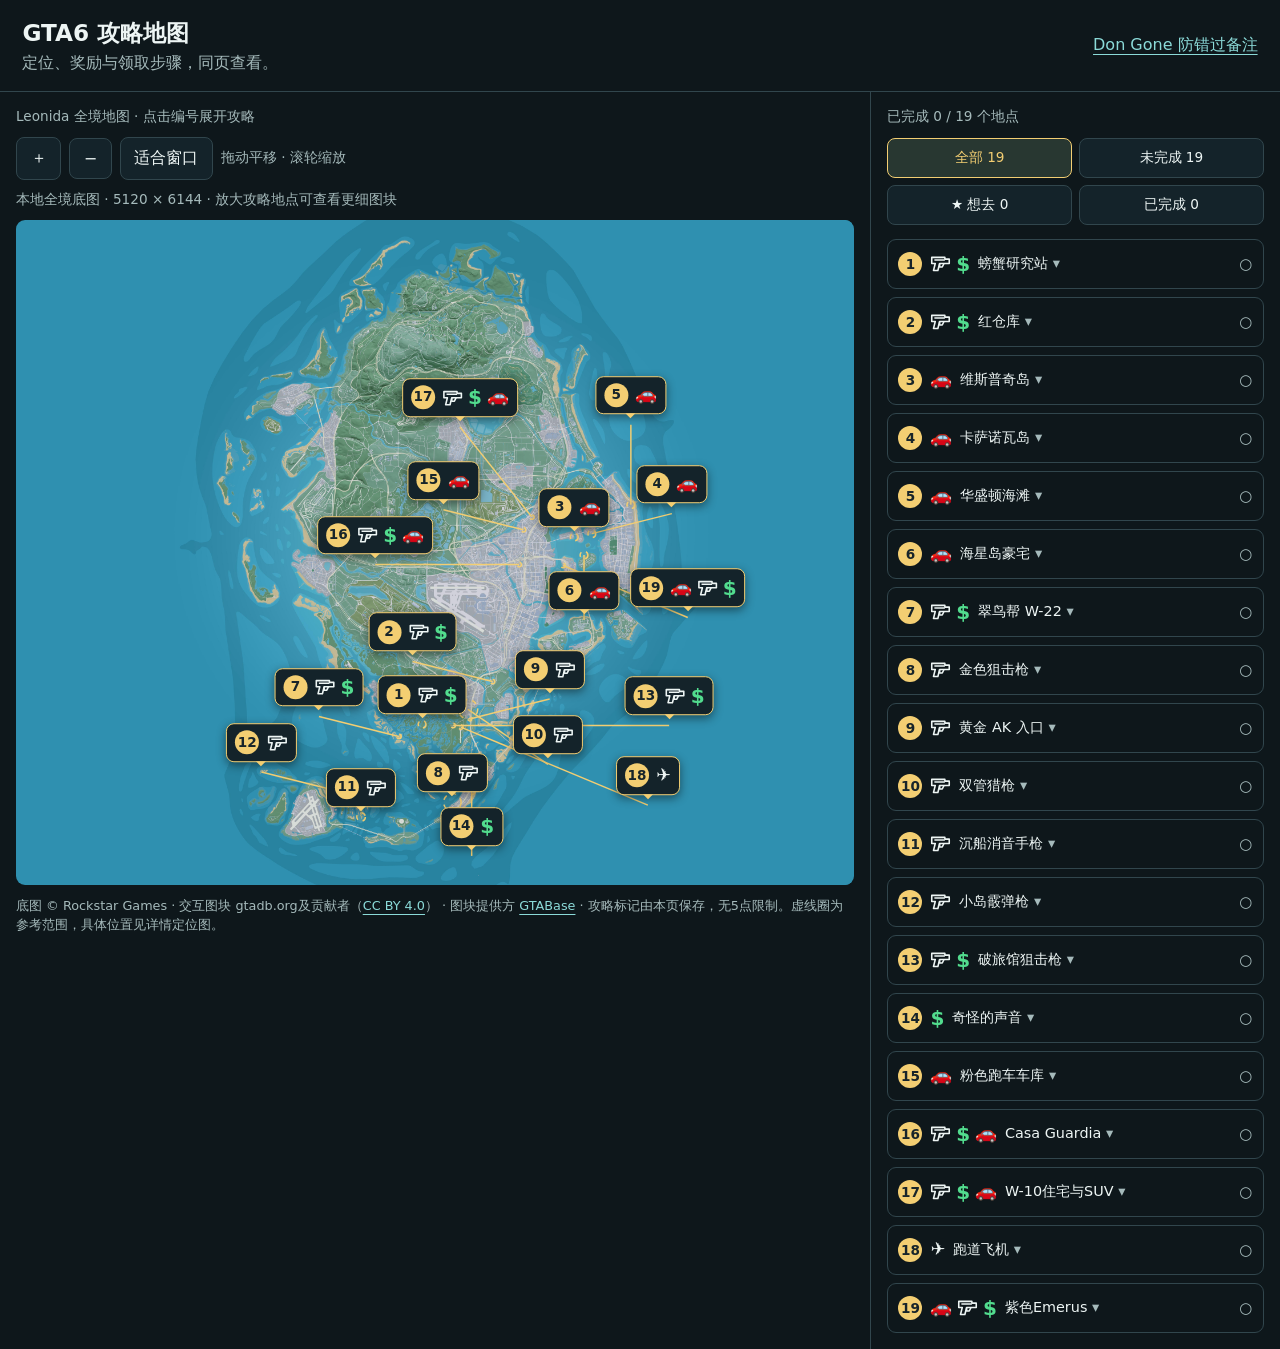
<file: 地图/index.html>
<!doctype html>
<html lang="zh-CN">
<head>
  <meta charset="utf-8">
  <meta name="viewport" content="width=device-width, initial-scale=1">
  <title>GTA6 攻略地图</title>
  <link rel="stylesheet" href="map.css?v=20261123-guide19">
  <script src="markers.js?v=20261123-guide19" defer></script>
  <script src="tiles-manifest.js?v=20261123-guide19" defer></script>
  <script src="map.js?v=20261123-guide19" defer></script>
</head>
<body>
  <header class="header"><div><h1>GTA6 攻略地图</h1><p>定位、奖励与领取步骤，同页查看。</p></div><a href="guides.html#don-gone-revolver">Don Gone 防错过备注</a></header>
  <main class="layout">

    <section class="map-column" aria-label="Leonida 攻略地点地图">
      <p class="eyebrow">Leonida 全境地图 · 点击编号展开攻略</p>
      <div class="map-tools" aria-label="地图缩放"><button type="button" id="zoom-in" aria-label="放大地图">＋</button><button type="button" id="zoom-out" aria-label="缩小地图">−</button><button type="button" id="fit-map">适合窗口</button><span>拖动平移 · 滚轮缩放</span></div>
      <p id="tile-status" class="eyebrow" role="status">全境底图和攻略地点高清图块均从本地加载</p>
      <div class="map-viewport" id="map-viewport">
        <svg id="map-svg" viewBox="125 140 850 1165" role="img" aria-label="Leonida 游戏地图，攻略参考范围以虚线圈标出">
          <image id="map-image" href="Leonida 游戏地图高清.jpg" width="1280" height="1536"/>
          <g id="map-tiles" aria-hidden="true"></g>
          <g id="map-regions"></g>
        </svg>
        <svg id="map-leaders" aria-hidden="true"></svg>
        <div id="map-pins"></div>
      </div>
      <p class="map-credit" id="map-credit">底图 © Rockstar Games · 交互图块 gtadb.org及贡献者（<a href="https://creativecommons.org/licenses/by/4.0/" target="_blank" rel="noopener">CC BY 4.0</a>） · 图块提供方 <a href="https://www.gtabase.com/gta-6/map/" target="_blank" rel="noopener">GTABase</a> · 攻略标记由本页保存，无5点限制。虚线圈为参考范围，具体位置见详情定位图。</p>
    </section>
    <aside class="place-nav" aria-label="攻略地点列表">
      <p class="eyebrow" id="marker-count"></p>
      <div class="progress-filters" role="group" aria-label="按进度筛选">
        <button type="button" id="filter-all" aria-pressed="true">全部</button>
        <button type="button" id="filter-incomplete" aria-pressed="false">未完成</button>
        <button type="button" id="filter-starred" aria-pressed="false">★ 想去</button>
        <button type="button" id="filter-completed" aria-pressed="false">已完成</button>
      </div>
      <p id="save-status" class="save-status" role="status" aria-live="polite" hidden></p>
      <nav id="marker-list" aria-label="选择攻略地点"></nav>
      <p id="filter-empty" class="empty-message" role="status" hidden>没有符合条件的地点，可以切换筛选。</p>
    </aside>
  </main>
  <noscript>请启用 JavaScript 使用地图标记，或直接打开 <a href="guides.html">文字攻略</a>。</noscript>
</body>
</html>
</file>
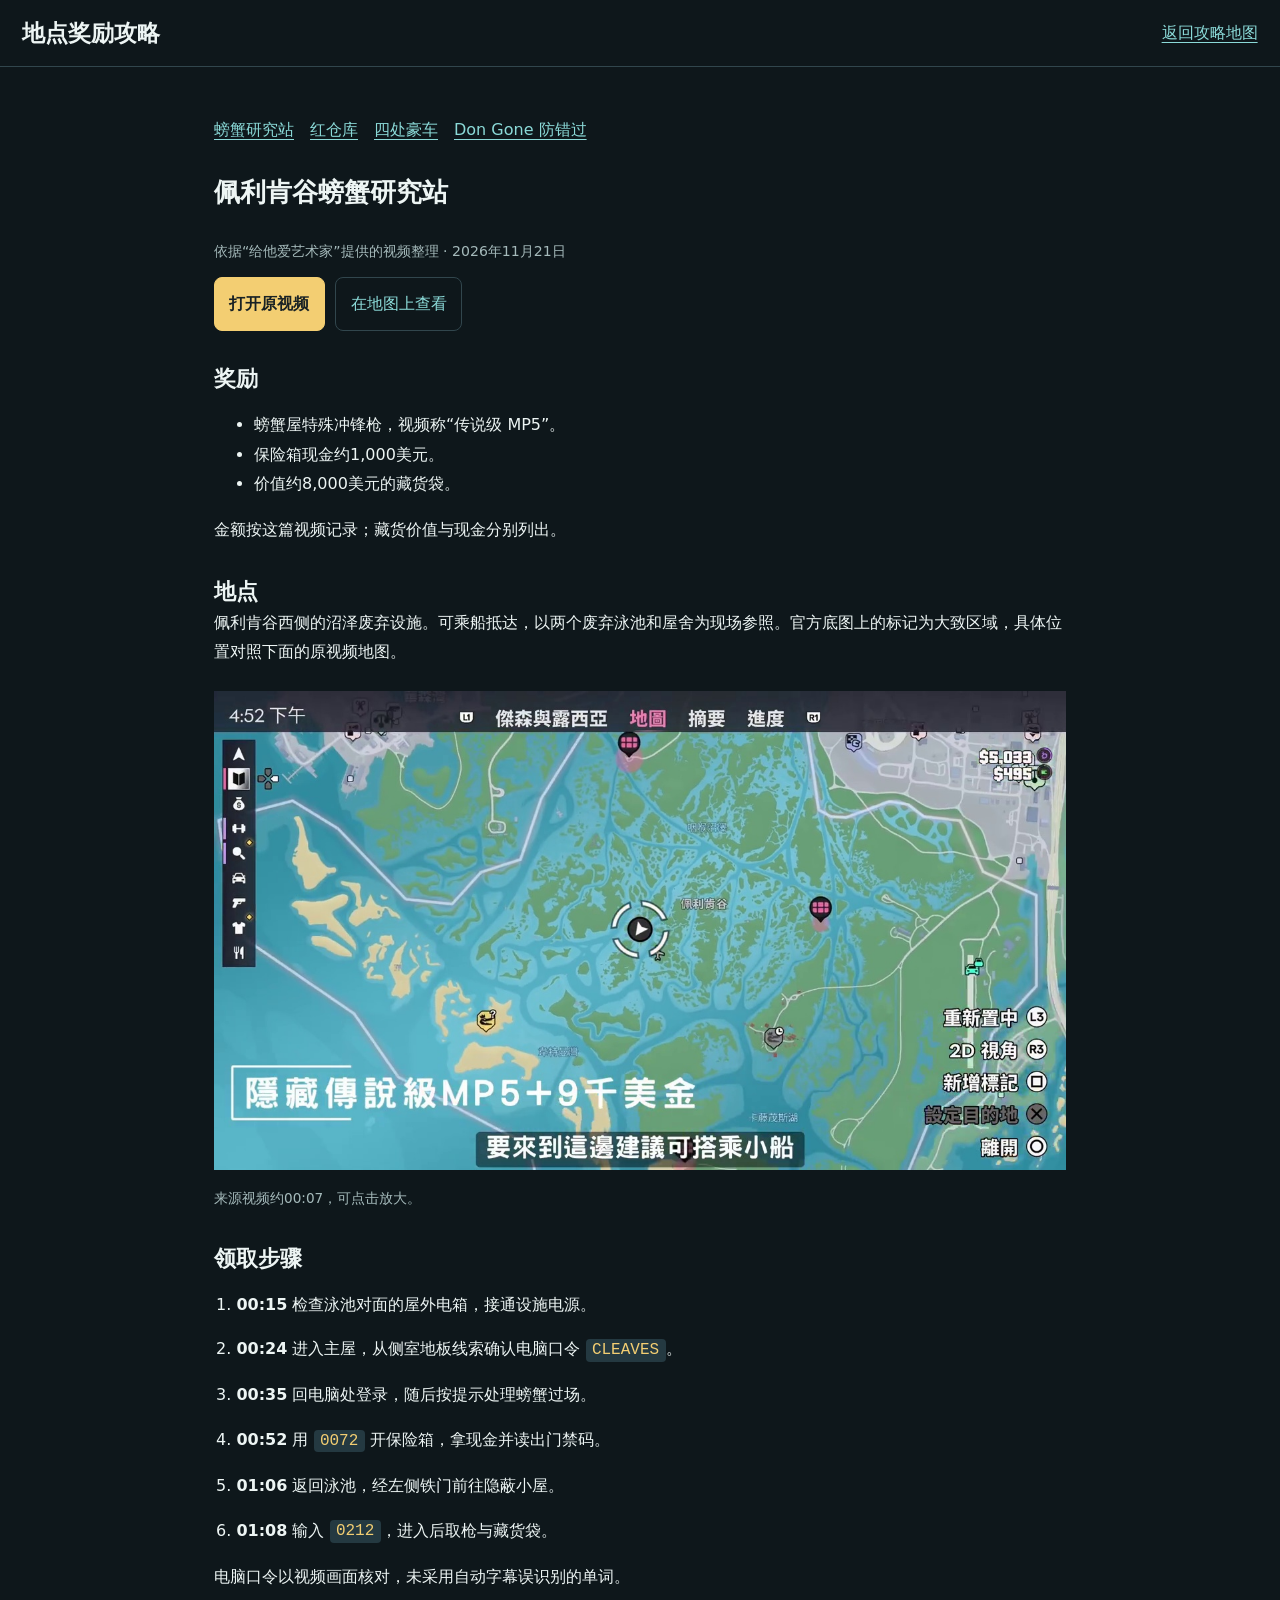
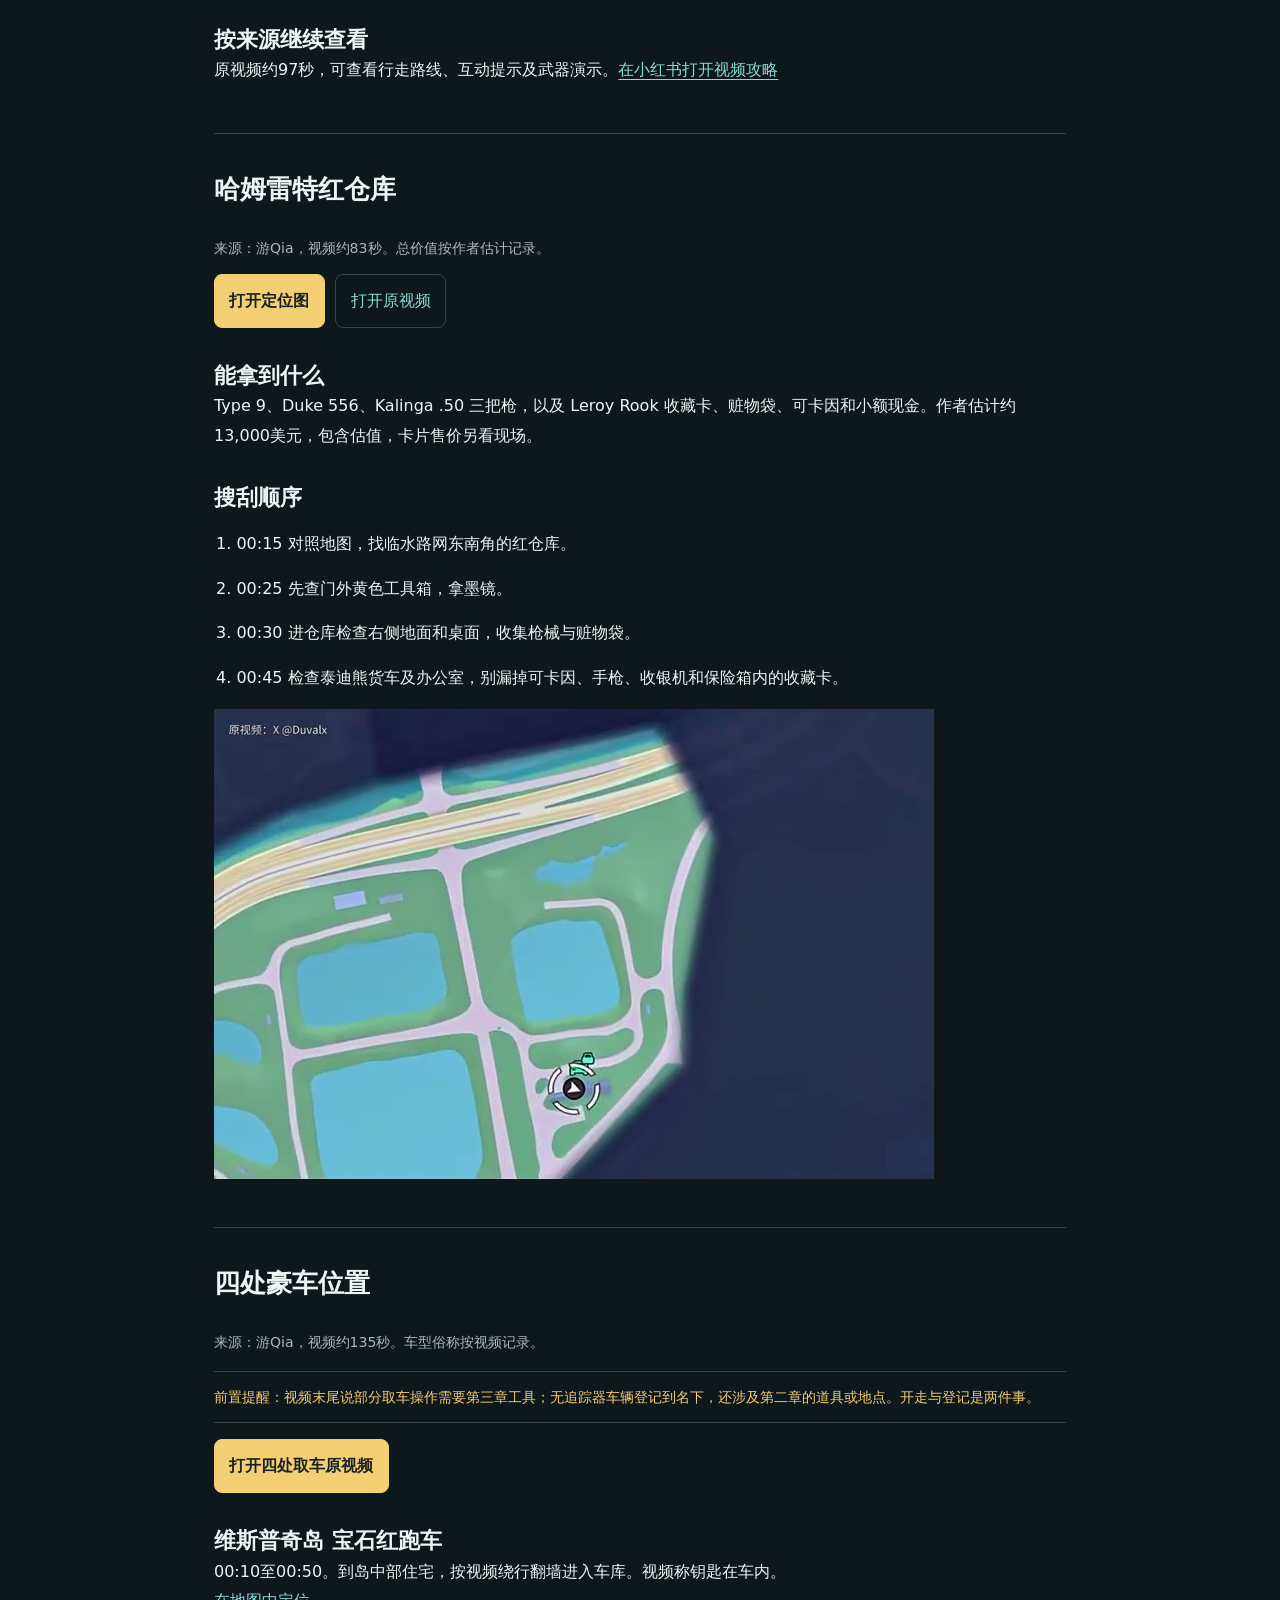
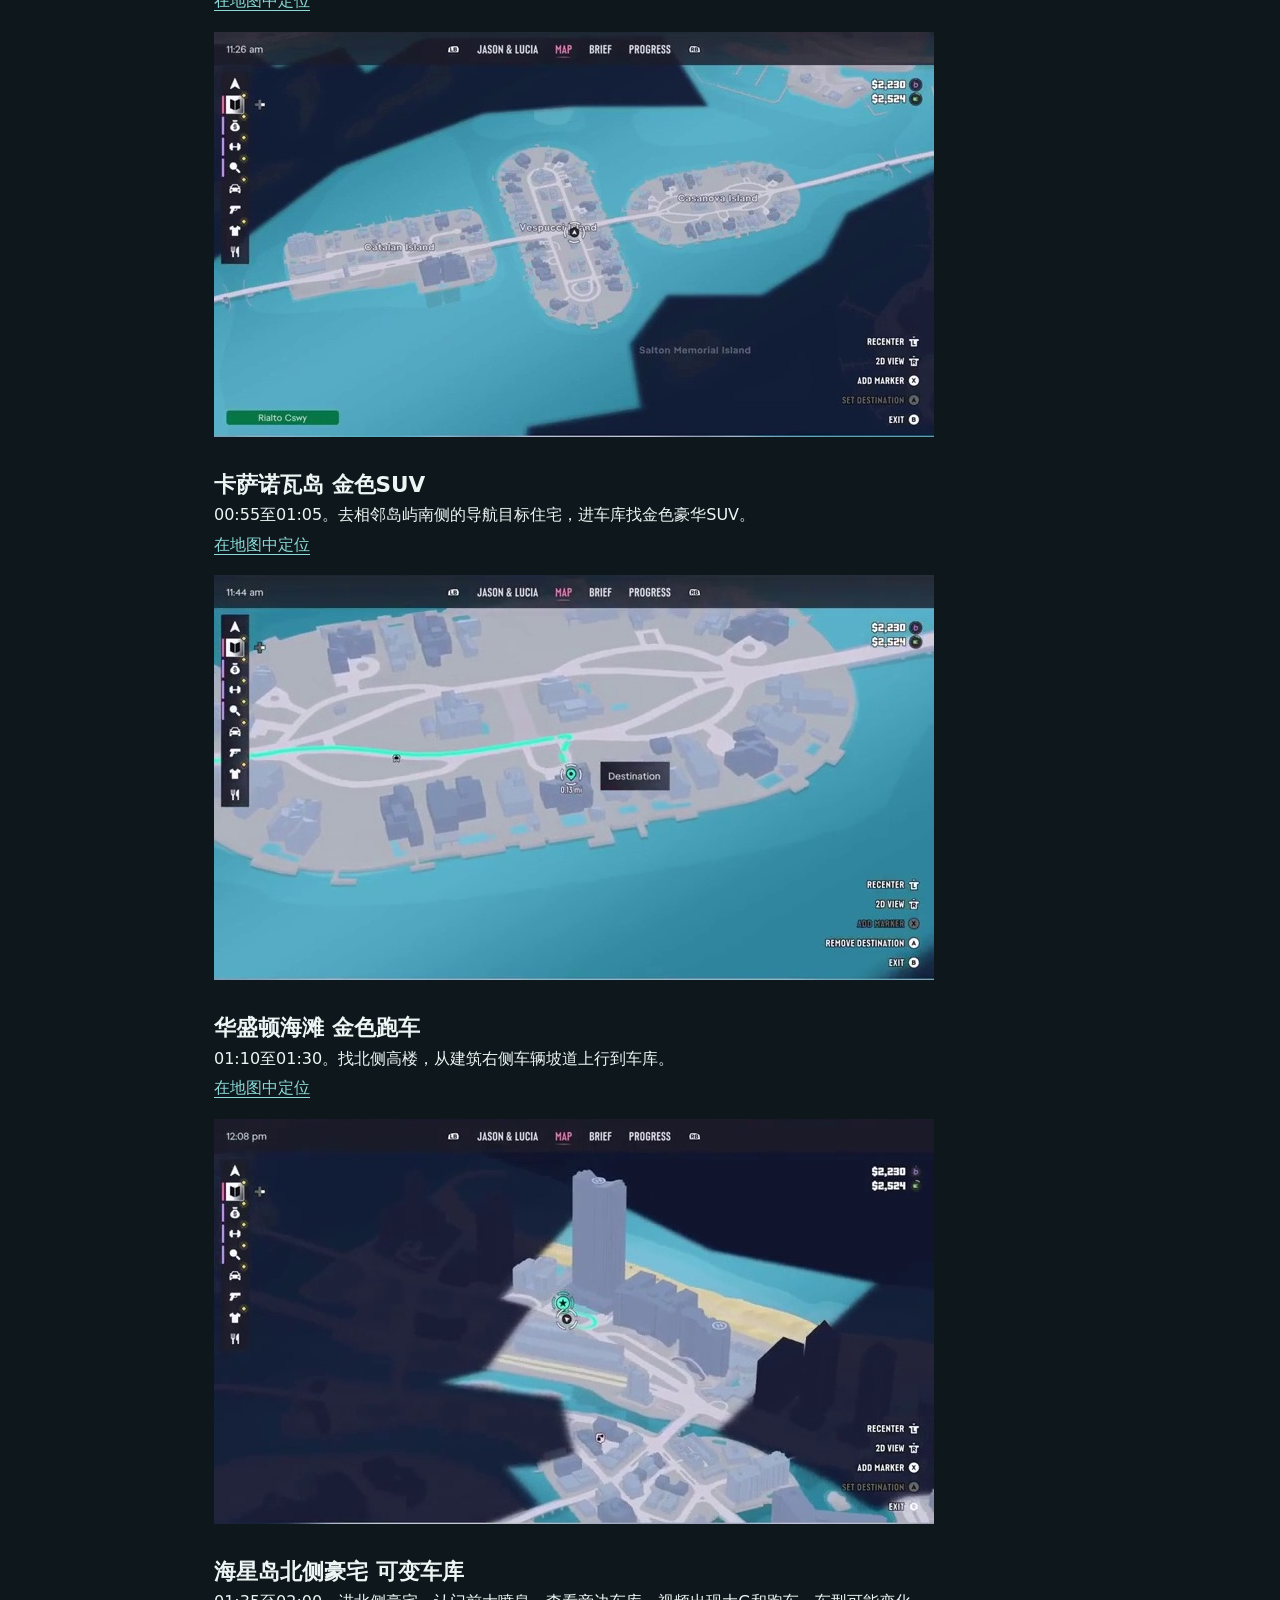
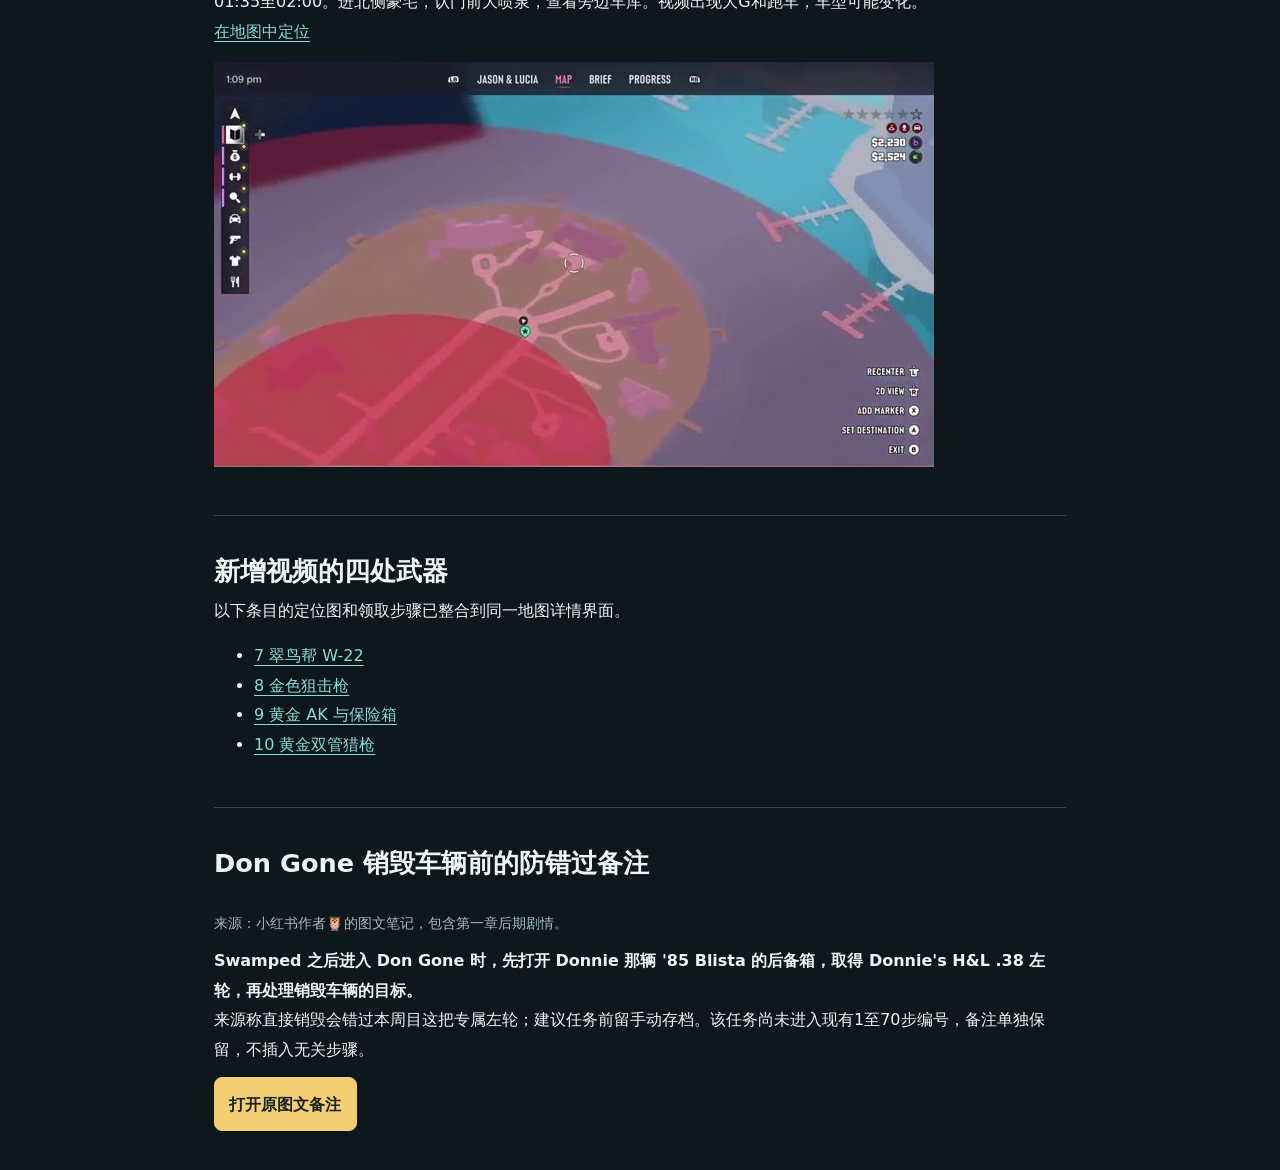
<file: 地图/guides.html>
<!doctype html>
<html lang="zh-CN">
<head><meta charset="utf-8"><meta name="viewport" content="width=device-width,initial-scale=1"><title>GTA6 地点奖励攻略</title><link rel="stylesheet" href="map.css"><script src="markers.js"></script><script src="guide-redirect.js" defer></script></head>
<body>
  <header class="header"><h1>地点奖励攻略</h1><a href="index.html">返回攻略地图</a></header>
  <main class="guide-page">
    <nav class="guide-toc" aria-label="攻略索引"><a href="#pelican-crab-outpost">螃蟹研究站</a><a href="#hamlet-red-warehouse">红仓库</a><a href="#vespucci-red-car">四处豪车</a><a href="#don-gone-revolver">Don Gone 防错过</a></nav>
    <article id="pelican-crab-outpost">
      <h1>佩利肯谷螃蟹研究站</h1>
      <p class="source-line">依据“给他爱艺术家”提供的视频整理 · 2026年11月21日</p>
      <div class="actions"><a class="action primary" href="https://www.rednote.com/discovery/item/6b0056cb000000002a026bb3?xsec_token=ABO2KwdpdJgiCGK-Z59GgAqUmAbwZKLabBGCurjOAJhgg=&amp;xsec_source=" target="_blank" rel="noopener noreferrer">打开原视频</a><a class="action" href="index.html#pelican-crab-outpost">在地图上查看</a></div>
      <section><h2>奖励</h2><ul><li>螃蟹屋特殊冲锋枪，视频称“传说级 MP5”。</li><li>保险箱现金约1,000美元。</li><li>价值约8,000美元的藏货袋。</li></ul><p>金额按这篇视频记录；藏货价值与现金分别列出。</p></section>
      <section><h2>地点</h2><p>佩利肯谷西侧的沼泽废弃设施。可乘船抵达，以两个废弃泳池和屋舍为现场参照。官方底图上的标记为大致区域，具体位置对照下面的原视频地图。</p><figure><a href="攻略素材/6b0056cb000000002a026bb3/视频地图位置.jpg" target="_blank" rel="noopener"><img src="攻略素材/6b0056cb000000002a026bb3/视频地图位置.jpg" alt="视频约7秒处的地图，人物位于佩利肯谷西侧沼泽"></a><figcaption>来源视频约00:07，可点击放大。</figcaption></figure></section>
      <section><h2>领取步骤</h2><ol class="steps"><li><strong>00:15</strong> 检查泳池对面的屋外电箱，接通设施电源。</li><li><strong>00:24</strong> 进入主屋，从侧室地板线索确认电脑口令 <code>CLEAVES</code>。</li><li><strong>00:35</strong> 回电脑处登录，随后按提示处理螃蟹过场。</li><li><strong>00:52</strong> 用 <code>0072</code> 开保险箱，拿现金并读出门禁码。</li><li><strong>01:06</strong> 返回泳池，经左侧铁门前往隐蔽小屋。</li><li><strong>01:08</strong> 输入 <code>0212</code>，进入后取枪与藏货袋。</li></ol><p>电脑口令以视频画面核对，未采用自动字幕误识别的单词。</p></section>
      <section><h2>按来源继续查看</h2><p>原视频约97秒，可查看行走路线、互动提示及武器演示。<a href="https://www.rednote.com/discovery/item/6b0056cb000000002a026bb3?xsec_token=ABO2KwdpdJgiCGK-Z59GgAqUmAbwZKLabBGCurjOAJhgg=&amp;xsec_source=" target="_blank" rel="noopener noreferrer">在小红书打开视频攻略</a></p></section>
    </article>
    <article id="hamlet-red-warehouse">
      <h1>哈姆雷特红仓库</h1>
      <p class="source-line">来源：游Qia，视频约83秒。总价值按作者估计记录。</p>
      <div class="actions"><a class="action primary" href="index.html#hamlet-red-warehouse">打开定位图</a><a class="action" href="https://www.rednote.com/discovery/item/6afe98a1000000000d021000?xsec_token=ABvgluPV2qb-IkbqWDwXDfyh4JumyVZuFs6OnCs9aFVRk=&amp;xsec_source=pc_user&amp;source=web_user_page" target="_blank" rel="noopener noreferrer">打开原视频</a></div>
      <section><h2>能拿到什么</h2><p>Type 9、Duke 556、Kalinga .50 三把枪，以及 Leroy Rook 收藏卡、赃物袋、可卡因和小额现金。作者估计约13,000美元，包含估值，卡片售价另看现场。</p></section>
      <section><h2>搜刮顺序</h2><ol class="steps"><li>00:15 对照地图，找临水路网东南角的红仓库。</li><li>00:25 先查门外黄色工具箱，拿墨镜。</li><li>00:30 进仓库检查右侧地面和桌面，收集枪械与赃物袋。</li><li>00:45 检查泰迪熊货车及办公室，别漏掉可卡因、手枪、收银机和保险箱内的收藏卡。</li></ol><img src="攻略素材/6afe98a1000000000d021000/红仓库定位图.jpg" alt="红仓库所在道路网格东南角的游戏地图"></section>
    </article>
    <article>
      <h1>四处豪车位置</h1>
      <p class="source-line">来源：游Qia，视频约135秒。车型俗称按视频记录。</p>
      <p class="requirements">前置提醒：视频末尾说部分取车操作需要第三章工具；无追踪器车辆登记到名下，还涉及第二章的道具或地点。开走与登记是两件事。</p>
      <div class="actions"><a class="action primary" href="https://www.rednote.com/discovery/item/6b003128000000000d028000?xsec_token=ABO2KwdpdJgiCGK-Z59GgAqcj5Pcg-q-_lsGP-qHA8_qs=&amp;xsec_source=pc_user&amp;source=web_user_page" target="_blank" rel="noopener noreferrer">打开四处取车原视频</a></div>
      <section id="vespucci-red-car"><h2>维斯普奇岛 宝石红跑车</h2><p>00:10至00:50。到岛中部住宅，按视频绕行翻墙进入车库。视频称钥匙在车内。</p><a href="index.html#vespucci-red-car">在地图中定位</a><img src="攻略素材/6b003128000000000d028000/维斯普奇岛定位图.jpg" alt="维斯普奇岛人物位置"></section>
      <section id="casanova-gold-suv"><h2>卡萨诺瓦岛 金色SUV</h2><p>00:55至01:05。去相邻岛屿南侧的导航目标住宅，进车库找金色豪华SUV。</p><a href="index.html#casanova-gold-suv">在地图中定位</a><img src="攻略素材/6b003128000000000d028000/卡萨诺瓦岛定位图.jpg" alt="卡萨诺瓦岛南侧住宅导航目标"></section>
      <section id="washington-gold-car"><h2>华盛顿海滩 金色跑车</h2><p>01:10至01:30。找北侧高楼，从建筑右侧车辆坡道上行到车库。</p><a href="index.html#washington-gold-car">在地图中定位</a><img src="攻略素材/6b003128000000000d028000/华盛顿海滩定位图.jpg" alt="高楼右侧坡道的导航目标"></section>
      <section id="starfish-mansion-garage"><h2>海星岛北侧豪宅 可变车库</h2><p>01:35至02:00。进北侧豪宅，认门前大喷泉，查看旁边车库。视频出现大G和跑车，车型可能变化。</p><a href="index.html#starfish-mansion-garage">在地图中定位</a><img src="攻略素材/6b003128000000000d028000/海星岛豪宅定位图.jpg" alt="海星岛豪宅入口的绿色导航目标"></section>
    </article>
    <article>
      <h1>新增视频的四处武器</h1>
      <p>以下条目的定位图和领取步骤已整合到同一地图详情界面。</p>
      <ul><li id="kingfishers-w22"><a href="index.html#kingfishers-w22">7 翠鸟帮 W-22</a></li><li id="gun-nut-sms01"><a href="index.html#gun-nut-sms01">8 金色狙击枪</a></li><li id="gold-ak-route"><a href="index.html#gold-ak-route">9 黄金 AK 与保险箱</a></li><li id="gold-double-shotgun"><a href="index.html#gold-double-shotgun">10 黄金双管猎枪</a></li></ul>
    </article>
    <article id="don-gone-revolver">
      <h1>Don Gone 销毁车辆前的防错过备注</h1>
      <p class="source-line">来源：小红书作者🦉的图文笔记，包含第一章后期剧情。</p>
      <p><strong>Swamped 之后进入 Don Gone 时，先打开 Donnie 那辆 '85 Blista 的后备箱，取得 Donnie's H&amp;L .38 左轮，再处理销毁车辆的目标。</strong></p>
      <p>来源称直接销毁会错过本周目这把专属左轮；建议任务前留手动存档。该任务尚未进入现有1至70步编号，备注单独保留，不插入无关步骤。</p>
      <div class="actions"><a class="action primary" href="https://www.rednote.com/discovery/item/6b0014d2000000002501198c?xsec_token=ABO2KwdpdJgiCGK-Z59GgAqRVpPAjHHi7VfzLM4GcPYwI=&amp;xsec_source=" target="_blank" rel="noopener noreferrer">打开原图文备注</a></div>
    </article>
  </main>
</body>
</html>
</file>
<file: 地图/map.css>
:root{color-scheme:dark;--bg:#0e171b;--panel:#14232a;--ink:#edf5f4;--muted:#a5babb;--line:#31464d;--accent:#f3ce72;--focus:#8bdad8;--cash:#52dc8e;font-family:system-ui,"Microsoft YaHei",sans-serif;font-size:16px}
*{box-sizing:border-box}body{margin:0;background:var(--bg);color:var(--ink)}a{color:var(--focus);text-underline-offset:4px}button,a{touch-action:manipulation}button{font:inherit;color:var(--ink);background:var(--panel);border:1px solid var(--line);border-radius:8px;padding:.6rem .85rem;cursor:pointer}button:hover{border-color:var(--focus)}button:focus-visible,a:focus-visible{outline:3px solid var(--focus);outline-offset:3px}h1,h2,h3,p{margin:0}h1{font-size:1.45rem}h2{font-size:1.35rem;line-height:1.45}h3{font-size:1.05rem}.header{display:flex;justify-content:space-between;gap:1rem;align-items:center;padding:1.1rem 1.4rem;border-bottom:1px solid var(--line)}.header p{margin-top:.25rem;color:var(--muted)}
.layout{display:grid;grid-template-columns:220px minmax(0,1fr) minmax(320px,380px);grid-template-areas:"nav map detail";align-items:start;min-height:calc(100dvh - 95px)}.place-nav{grid-area:nav;padding:1.2rem .8rem;position:sticky;top:0}.eyebrow{font-size:.85rem;color:var(--muted);margin-bottom:.75rem}#marker-list{display:grid;gap:.5rem}.place-button{display:flex;align-items:center;gap:.5rem;text-align:left;width:100%;padding:.65rem .55rem;background:transparent;min-height:46px}.place-button[aria-current=true]{border-color:var(--accent);background:#223131}.place-number,.pin-number{display:inline-grid;place-items:center;flex:0 0 24px;height:24px;min-width:24px;border-radius:50%;background:var(--accent);color:#17242a;font-size:.85rem;font-weight:700}.place-name{font-size:.9rem;line-height:1.5}.category-icons{display:inline-flex;align-items:center;gap:.3rem;flex:none}.category-icon{display:block;width:21px;height:21px;flex:none}.category-cash{color:var(--cash);font-size:1.25rem;font-weight:700;line-height:1}.category-car,.category-plane{font-size:1.1rem;line-height:1}
.map-column{grid-area:map;min-width:0;padding:1rem;display:flex;flex-direction:column;gap:.7rem;position:sticky;top:0}.layer-tools,.map-tools{display:flex;align-items:center;gap:.5rem;flex-wrap:wrap}.layer-tools button[aria-pressed=true]{background:var(--accent);color:#182124;border-color:var(--accent)}.layer-tools span,.map-tools span{font-size:.85rem;color:var(--muted)}.layer-tools span{flex-basis:100%}.map-viewport{height:calc(100dvh - 270px);min-height:350px;position:relative;overflow:hidden;background:#074e64;border-radius:9px}.map-viewport>svg:first-child{width:100%;height:100%;display:block;touch-action:none;cursor:grab}.map-viewport svg.dragging{cursor:grabbing}#map-pins,#map-leaders{position:absolute;inset:0;width:100%;height:100%;pointer-events:none;overflow:hidden}.map-pin{position:absolute;transform:translate(-50%,calc(-100% - 10px));pointer-events:auto;background:#14232a;color:var(--ink);border:1px solid var(--accent);border-radius:8px;box-shadow:0 3px 10px #0007;display:flex;gap:.45rem;align-items:center;line-height:1;padding:.4rem .5rem;min-height:36px;white-space:nowrap}.map-pin.active{box-shadow:0 0 0 2px #f3ce7255,0 3px 10px #0007}.map-pin::after{content:"";position:absolute;top:100%;left:calc(50% - 5px);border:5px solid transparent;border-top-color:var(--accent)}.map-credit{font-size:.8rem;line-height:1.5;color:var(--muted)}
.details{grid-area:detail;padding:1.3rem 1.2rem;border-left:1px solid var(--line);background:var(--panel);overflow-wrap:anywhere;min-height:calc(100dvh - 95px)}.location{color:var(--muted);margin:.5rem 0 1rem;line-height:1.65}.details h3{margin-top:1.4rem}.rewards{padding-left:1.2rem;line-height:1.8;margin:.6rem 0}.reward-note,.accuracy,.source-line,.guide-note{font-size:.88rem;color:var(--muted);line-height:1.7;margin:.65rem 0}.requirements{line-height:1.7;font-size:.9rem;padding:.8rem 0;color:var(--accent);border-top:1px solid var(--line);border-bottom:1px solid var(--line);margin:1rem 0}.actions{display:flex;gap:.65rem;flex-wrap:wrap;margin:.8rem 0 1.1rem}.action{display:inline-flex;justify-content:center;align-items:center;min-height:44px;padding:.7rem .9rem;border:1px solid var(--line);border-radius:8px;text-decoration:none}.action.primary{background:var(--accent);border-color:var(--accent);color:#182124;font-weight:600}.steps{padding-left:1.4rem;line-height:1.8}.steps li{margin:1rem 0}.step-time{display:block;color:var(--accent);font-size:.85rem;font-variant-numeric:tabular-nums}.steps p{margin-top:.15rem}.source-line{margin-top:1.5rem}
.guide-page{max-width:900px;padding:1.5rem;margin:auto;line-height:1.85}.guide-page h1{font-size:1.6rem}.guide-page section{margin:2rem 0}.guide-page img{max-width:100%;height:auto;display:block;margin:1rem 0}.guide-page code{background:#243941;border-radius:4px;padding:.15rem .4rem;color:var(--accent)}.guide-page figure{margin:1.5rem 0}.guide-page figcaption{font-size:.85rem;color:var(--muted)}.guide-page article+article{padding-top:2rem;margin-top:3rem;border-top:1px solid var(--line)}.guide-toc{display:flex;flex-wrap:wrap;gap:.7rem 1rem;margin:1.5rem 0}
@media(max-width:1100px){.layout{grid-template-columns:minmax(0,1fr) minmax(320px,390px);grid-template-areas:"nav nav" "map detail"}.place-nav{position:static;padding:.8rem 1rem;border-bottom:1px solid var(--line)}#marker-list{grid-template-columns:repeat(auto-fit,minmax(175px,1fr))}.map-column{padding:.8rem}.details{padding:1.2rem}}
@media(max-width:760px){.layout{display:flex;flex-direction:column}.place-nav,.map-column,.details{width:100%;position:static}.place-nav{padding:.8rem}.details{border-left:0;border-top:1px solid var(--line);min-height:0}.map-viewport{height:52dvh;min-height:320px}.header{padding:1rem;align-items:flex-start}.header a{font-size:.85rem}.header p{font-size:.9rem}#marker-list{grid-template-columns:repeat(2,minmax(0,1fr))}.place-button{gap:.4rem;padding:.55rem .4rem}.place-name{font-size:.88rem}.category-icon{width:19px;height:19px}.place-number{flex-basis:22px;min-width:22px;height:22px}}
@media(prefers-reduced-motion:no-preference){button,a{transition:background-color .15s,border-color .15s}}
.progress-filters{display:grid;grid-template-columns:repeat(2,minmax(0,1fr));gap:.4rem;margin-bottom:.9rem}.progress-filters button{padding:.5rem .4rem;font-size:.85rem;min-height:40px}.progress-filters button[aria-pressed=true]{border-color:var(--accent);background:#283731;color:var(--accent)}.progress-controls{display:flex;gap:.6rem;flex-wrap:wrap;margin:.8rem 0}.completed-toggle[aria-pressed=true]{border-color:var(--cash);color:var(--cash);background:#17382a}.starred-toggle[aria-pressed=true]{border-color:var(--accent);color:var(--accent);background:#39321c}.place-progress{margin-left:auto;display:inline-flex;gap:.25rem;align-items:center;font-size:.95rem;flex:none}.place-star{color:var(--accent)}.place-completed{color:var(--muted)}.is-completed .place-completed{color:var(--cash)}.map-pin.is-completed{border-color:var(--cash)}.map-pin.is-completed::after{border-top-color:var(--cash)}.is-completed .pin-number,.is-completed .place-number{background:var(--cash)}.pin-progress{position:absolute;right:-7px;top:-9px;border-radius:6px;background:#17252b;border:1px solid var(--line);color:var(--accent);padding:2px 4px;font-size:.75rem;line-height:1.1}.map-pin.is-completed .pin-progress{color:var(--cash)}.save-status,.empty-message{font-size:.85rem;line-height:1.6;color:var(--muted);margin:.6rem 0}.save-error{color:#ffac99}[hidden]{display:none!important}@media(min-width:761px) and (max-width:1100px){.progress-filters{display:flex;flex-wrap:wrap}.progress-filters button{padding:.5rem .8rem}}

/* World map stays visible; each guide expands inside the right-hand list. */
.layout{grid-template-columns:minmax(0,1fr) minmax(340px,410px);grid-template-areas:"map nav"}
.place-nav{position:static;padding:1rem;border-left:1px solid var(--line);min-width:0}
#marker-list{grid-template-columns:minmax(0,1fr)}
.place-item{min-width:0;border:1px solid var(--line);border-radius:9px;overflow:hidden}
.place-item:has(.place-button[aria-expanded=true]){border-color:var(--accent)}
.place-button{border:0;border-radius:0;padding:.75rem .65rem}
.place-button[aria-expanded=true]{background:#283731;color:var(--accent)}
.place-button[aria-expanded=true] .place-name::after{content:" ▴"}
.place-button[aria-expanded=false] .place-name::after{content:" ▾";color:var(--muted)}
.details{padding:1rem;border-left:0;border-top:1px solid var(--line);min-height:0}
.details h2{font-size:1.15rem}
.detail-map{margin:.8rem 0}
.detail-map a{display:block;border:1px solid var(--line);border-radius:6px;overflow:hidden}
.detail-map svg{display:block;width:100%;max-height:420px;background:#0b3444}
.detail-map figcaption{font-size:.8rem;color:var(--muted);line-height:1.6;margin-top:.45rem}
.map-viewport{height:calc(100dvh - 235px);min-height:390px}
.map-column>.eyebrow{margin:0}
@media(max-width:1100px){.layout{grid-template-columns:minmax(0,1fr) 340px;grid-template-areas:"map nav"}.place-nav{padding:.8rem;border-bottom:0}.progress-filters{display:grid}.progress-filters button{padding:.5rem .4rem}}
@media(max-width:760px){.layout{display:flex;flex-direction:column}.map-column,.place-nav{width:100%;position:static}.place-nav{border-left:0;border-top:1px solid var(--line)}.map-viewport{height:55dvh;min-height:320px}#marker-list{grid-template-columns:minmax(0,1fr)}.details{padding:1rem}.place-name{font-size:.95rem}.place-button{padding:.75rem}.progress-filters{grid-template-columns:repeat(4,minmax(0,1fr))}}

.additional-guide{border-top:1px solid var(--line);margin-top:1.2rem;padding-top:.2rem}.map-viewport{background:#2f90b0}
</file>
